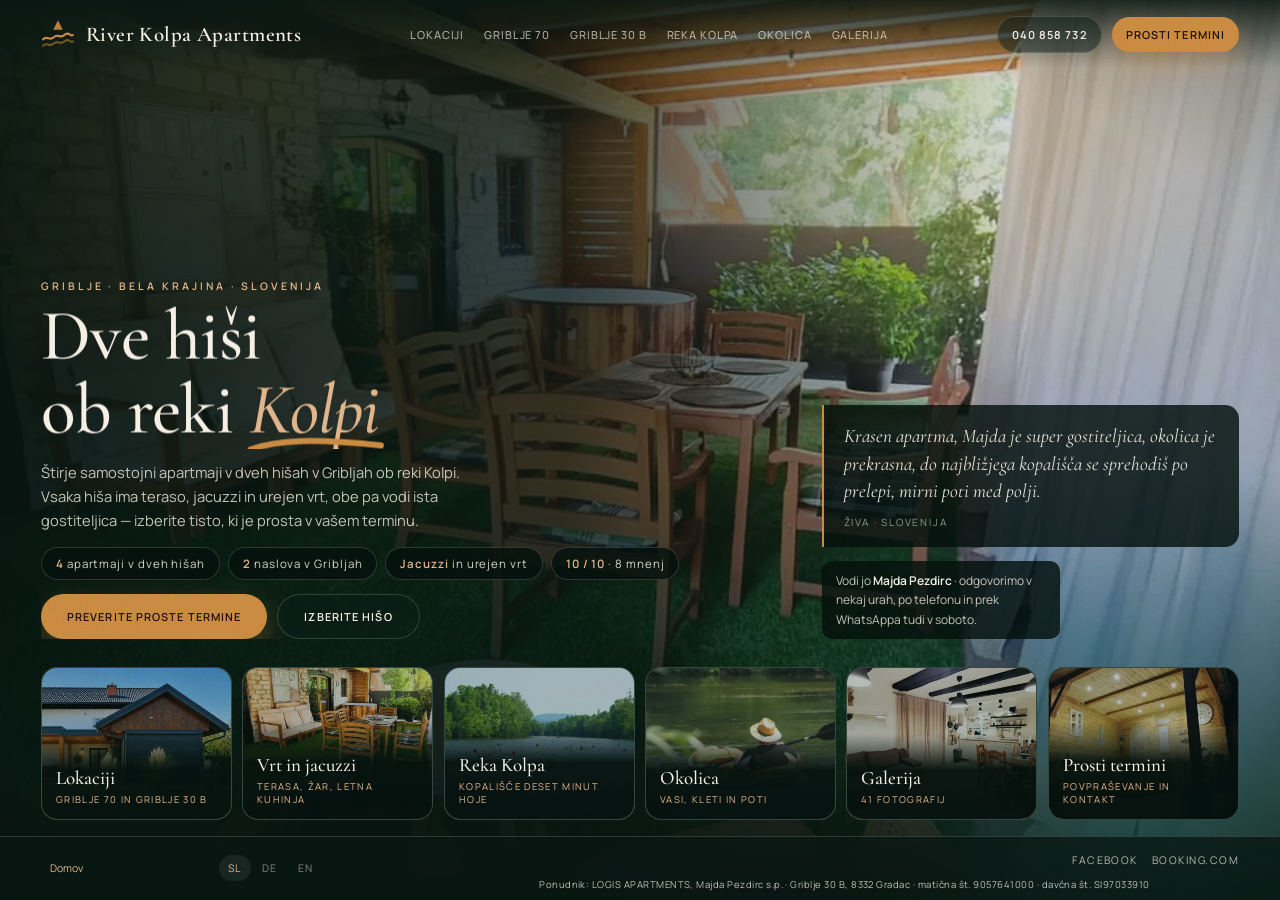
<file: index.html>
<!doctype html>
<html lang="sl">
<head>
<meta charset="utf-8">
<meta name="viewport" content="width=device-width,initial-scale=1,viewport-fit=cover">
<title>River Kolpa Apartments — štirje apartmaji v dveh hišah ob Kolpi, Griblje, Bela krajina</title>
<meta name="description" content="River Kolpa Apartments, Griblje pri Gradcu: dve prenovljeni hiši, vsaka z dvema samostojnima apartmajema. Griblje 70 in Griblje 30 b — terasi, jacuzzi, ograjen vrt in bližina naravnega kopališča na Kolpi. Brezplačen WiFi in parkirišče.">
<meta name="theme-color" content="#0f2a24">
<meta name="color-scheme" content="dark">
<link rel="preload" as="image" href="assets/terasa-studio.webp" fetchpriority="high">
<meta name="author" content="Majda Pezdirc">
<link rel="canonical" href="https://robertpezdirc8-prog.github.io/river-kolpa-apartments/">
<meta property="og:type" content="website">
<meta property="og:site_name" content="River Kolpa Apartments">
<meta property="og:locale" content="sl_SI">
<meta property="og:url" content="https://robertpezdirc8-prog.github.io/river-kolpa-apartments/">
<meta property="og:title" content="River Kolpa Apartments — dve hiši ob Kolpi v Gribljah">
<meta property="og:description" content="Štirje samostojni apartmaji v dveh hišah v Gribljah pri Gradcu: terasa, jacuzzi, letna kuhinja in urejen vrt.">
<meta property="og:image" content="https://robertpezdirc8-prog.github.io/river-kolpa-apartments/assets/og.jpg">
<meta property="og:image:width" content="1200">
<meta property="og:image:height" content="630">
<meta property="og:image:alt" content="Pokrita terasa z jedilno mizo in kotom za sprostitev">
<meta name="twitter:card" content="summary_large_image">
<meta name="twitter:title" content="River Kolpa Apartments — dve hiši ob Kolpi">
<meta name="twitter:description" content="Štirje apartmaji na dveh naslovih v Gribljah: terasa, jacuzzi, letna kuhinja in urejen vrt.">
<meta name="twitter:image" content="https://robertpezdirc8-prog.github.io/river-kolpa-apartments/assets/og.jpg">
<link rel="icon" href="data:image/svg+xml,%3Csvg xmlns='http://www.w3.org/2000/svg' viewBox='0 0 32 32'%3E%3Crect width='32' height='32' rx='7' fill='%230f2a24'/%3E%3Cpath d='M4 20c4-4 6 2 10-2s6 2 10-2 4 2 4 0' stroke='%23e0b287' stroke-width='2.4' fill='none' stroke-linecap='round'/%3E%3Cpath d='M4 26c4-4 6 2 10-2s6 2 10-2 4 2 4 0' stroke='%237f9b85' stroke-width='2.4' fill='none' stroke-linecap='round'/%3E%3C/svg%3E">
<link rel="preload" href="fonts/manrope-latin-938c6e80.woff2" as="font" type="font/woff2" crossorigin>
<link rel="preload" href="fonts/cormorant-garamond-latin-c47ff128.woff2" as="font" type="font/woff2" crossorigin>
<link rel="stylesheet" href="fonts.css">
<link rel="stylesheet" href="styles.css">
</head>
<body>
<a class="skip" href="#stage">Preskoči na vsebino</a>
<div class="grain" aria-hidden="true"></div>

<header class="topbar">
  <button class="brand" data-go="home" aria-label="River Kolpa Apartments — domov">
    <span class="brand-mark" aria-hidden="true">
      <svg viewBox="0 0 32 32" fill="none"><path d="M2 21c4-4 6 2 10-2s6 2 10-2 6 2 8 0" stroke="currentColor" stroke-width="2" stroke-linecap="round"/><path d="M2 27c4-4 6 2 10-2s6 2 10-2 6 2 8 0" stroke="currentColor" stroke-width="2" stroke-linecap="round" opacity=".5"/><path d="M16 3l4.5 9h-9L16 3z" fill="currentColor" opacity=".9"/></svg>
    </span>
    <span class="brand-txt"><b>River Kolpa Apartments</b><i>Griblje · Bela krajina</i></span>
  </button>

  <nav class="nav" id="nav" aria-label="Glavna navigacija"></nav>

  <div class="top-actions">
    <button class="back" id="back" aria-label="Nazaj na prejšnji pogled">
      <svg viewBox="0 0 24 24" fill="none" aria-hidden="true"><path d="M15 18l-6-6 6-6" stroke="currentColor" stroke-width="2" stroke-linecap="round" stroke-linejoin="round"/></svg>
      <span>Nazaj</span>
    </button>
    <a class="btn btn-ghost hide-sm" href="tel:+38640858732">040 858 732</a>
    <button class="btn btn-solid" data-go="booking">Prosti termini</button>
  </div>
</header>

<main id="stage" class="stage"></main>

<footer class="foot">
  <nav class="trail" id="trail" aria-label="Trenutna lokacija"></nav>
  <div class="langs" id="langs" role="group" aria-label="Jezik">
    <button type="button" data-jezik="sl" aria-pressed="true" aria-label="Slovenščina">SL</button>
    <button type="button" data-jezik="de" aria-pressed="false" aria-label="Deutsch">DE</button>
    <button type="button" data-jezik="en" aria-pressed="false" aria-label="English">EN</button>
  </div>
  <div class="foot-right">
    <a class="call" href="tel:+38640858732"><svg viewBox="0 0 24 24" fill="none" aria-hidden="true"><path d="M6 3h3l2 5-2.5 1.5a12 12 0 0 0 6 6L16 13l5 2v3a2 2 0 0 1-2.2 2A17 17 0 0 1 4 5.2 2 2 0 0 1 6 3z" stroke="currentColor" stroke-width="1.7" stroke-linejoin="round"/></svg>040 858 732</a>
    <span class="soc"><a href="https://www.facebook.com/p/RIVER-KOLPA-Apartment-Griblje-Bela-krajina-Slovenia-100063596405674/" target="_blank" rel="noopener">Facebook</a><a href="https://www.booking.com/hotel/si/holiday-house-kolpa.sl.html" target="_blank" rel="noopener">Booking.com</a></span>
    <span class="legal">Ponudnik: LOGIS APARTMENTS, Majda Pezdirc s.p. · Griblje 30 B, 8332 Gradac · matična št. 9057641000 · davčna št. SI97033910</span>
  </div>
</footer>

<p class="sr-only" id="live" aria-live="polite"></p>

<dialog class="lightbox" id="lightbox" aria-label="Fotografija v polni velikosti">
  <button class="lb-close" id="lbClose" aria-label="Zapri">&times;</button>
  <button class="lb-nav prev" id="lbPrev" aria-label="Prejšnja fotografija">&#8249;</button>
  <img id="lbImg" alt="">
  <button class="lb-nav next" id="lbNext" aria-label="Naslednja fotografija">&#8250;</button>
  <div class="lb-cap" id="lbCap"></div>
</dialog>

<script type="application/ld+json">
{"@context":"https://schema.org","@graph":[
{"@type":"LodgingBusiness","@id":"https://robertpezdirc8-prog.github.io/river-kolpa-apartments/#griblje-70",
"name":"River Kolpa Apartments — Griblje 70",
"description":"Prenovljena hiša z dvema samostojnima apartmajema ob reki Kolpi v Gribljah, Bela krajina. Apartma za 7 in studio za 5 oseb, skupen ograjen vrt s pergolo, letno kuhinjo in jacuzzijem; deset minut hoje do naravnega kopališča.",
"telephone":"+38640858732","email":"majda.pezdirc@gmail.com","numberOfRooms":2,"petsAllowed":true,
"image":"https://robertpezdirc8-prog.github.io/river-kolpa-apartments/assets/og.jpg","url":"https://robertpezdirc8-prog.github.io/river-kolpa-apartments/",
"sameAs":["https://www.facebook.com/p/RIVER-KOLPA-Apartment-Griblje-Bela-krajina-Slovenia-100063596405674/","https://www.booking.com/hotel/si/holiday-house-kolpa.sl.html"],
"address":{"@type":"PostalAddress","streetAddress":"Griblje 70","postalCode":"8332","addressLocality":"Gradac","addressRegion":"Črnomelj","addressCountry":"SI"},
"geo":{"@type":"GeoCoordinates","latitude":45.5735782,"longitude":15.295151},
"aggregateRating":{"@type":"AggregateRating","ratingValue":"10","reviewCount":8,"bestRating":"10","worstRating":"1"},
"amenityFeature":[
 {"@type":"LocationFeatureSpecification","name":"Brezplačen WiFi","value":true},
 {"@type":"LocationFeatureSpecification","name":"Brezplačno parkirišče","value":true},
 {"@type":"LocationFeatureSpecification","name":"Klimatska naprava","value":true},
 {"@type":"LocationFeatureSpecification","name":"Štedilnik na drva","value":true},
 {"@type":"LocationFeatureSpecification","name":"Popolnoma opremljena kuhinja","value":true},
 {"@type":"LocationFeatureSpecification","name":"Jacuzzi na vrtu","value":true},
 {"@type":"LocationFeatureSpecification","name":"Ograjen vrt in travnik","value":true}]},
{"@type":"LodgingBusiness","@id":"https://robertpezdirc8-prog.github.io/river-kolpa-apartments/#griblje-30b",
"name":"River Kolpa Apartments — Griblje 30 b",
"description":"Dva samostojna apartmaja v urejeni hiši v Gribljah pri Gradcu: kuhinja s pečico in štedilnikom, kopalnica s tušem in pralnim strojem, nadstrešena terasa z jacuzzijem in travnik z nogometnimi vrati.",
"telephone":"+38640858732","email":"majda.pezdirc@gmail.com","numberOfRooms":2,
"image":"https://robertpezdirc8-prog.github.io/river-kolpa-apartments/assets/zunanjost-30b.jpg","url":"https://robertpezdirc8-prog.github.io/river-kolpa-apartments/",
"address":{"@type":"PostalAddress","streetAddress":"Griblje 30 b","postalCode":"8332","addressLocality":"Gradac","addressRegion":"Črnomelj","addressCountry":"SI"},
"amenityFeature":[
 {"@type":"LocationFeatureSpecification","name":"Brezplačen WiFi","value":true},
 {"@type":"LocationFeatureSpecification","name":"Jacuzzi na terasi","value":true},
 {"@type":"LocationFeatureSpecification","name":"Ograjen travnik","value":true},
 {"@type":"LocationFeatureSpecification","name":"Kopalnica s tušem in pralnim strojem","value":true}]}
]}
</script>
<script src="app.js"></script>
<script src="jeziki.js"></script>
</body>
</html>
</file>
<file: fonts.css>
@font-face{font-family:"Cormorant Garamond";font-style:italic;font-weight:300 700;font-display:swap;src:url("fonts/cormorant-garamond-it-latin-ext-61d59919.woff2") format("woff2");unicode-range:U+0100-02BA, U+02BD-02C5, U+02C7-02CC, U+02CE-02D7, U+02DD-02FF, U+0304, U+0308, U+0329, U+1D00-1DBF, U+1E00-1E9F, U+1EF2-1EFF, U+2020, U+20A0-20AB, U+20AD-20C4, U+2113, U+2C60-2C7F, U+A720-A7FF;}
@font-face{font-family:"Cormorant Garamond";font-style:italic;font-weight:300 700;font-display:swap;src:url("fonts/cormorant-garamond-it-latin-3e2c4175.woff2") format("woff2");unicode-range:U+0000-00FF, U+0131, U+0152-0153, U+02BB-02BC, U+02C6, U+02DA, U+02DC, U+0304, U+0308, U+0329, U+2000-206F, U+20AC, U+2122, U+2191, U+2193, U+2212, U+2215, U+FEFF, U+FFFD;}
@font-face{font-family:"Cormorant Garamond";font-style:normal;font-weight:300 700;font-display:swap;src:url("fonts/cormorant-garamond-latin-ext-acc46a2a.woff2") format("woff2");unicode-range:U+0100-02BA, U+02BD-02C5, U+02C7-02CC, U+02CE-02D7, U+02DD-02FF, U+0304, U+0308, U+0329, U+1D00-1DBF, U+1E00-1E9F, U+1EF2-1EFF, U+2020, U+20A0-20AB, U+20AD-20C4, U+2113, U+2C60-2C7F, U+A720-A7FF;}
@font-face{font-family:"Cormorant Garamond";font-style:normal;font-weight:300 700;font-display:swap;src:url("fonts/cormorant-garamond-latin-c47ff128.woff2") format("woff2");unicode-range:U+0000-00FF, U+0131, U+0152-0153, U+02BB-02BC, U+02C6, U+02DA, U+02DC, U+0304, U+0308, U+0329, U+2000-206F, U+20AC, U+2122, U+2191, U+2193, U+2212, U+2215, U+FEFF, U+FFFD;}
@font-face{font-family:"Manrope";font-style:normal;font-weight:300 700;font-display:swap;src:url("fonts/manrope-latin-ext-6d36d5bd.woff2") format("woff2");unicode-range:U+0100-02BA, U+02BD-02C5, U+02C7-02CC, U+02CE-02D7, U+02DD-02FF, U+0304, U+0308, U+0329, U+1D00-1DBF, U+1E00-1E9F, U+1EF2-1EFF, U+2020, U+20A0-20AB, U+20AD-20C4, U+2113, U+2C60-2C7F, U+A720-A7FF;}
@font-face{font-family:"Manrope";font-style:normal;font-weight:300 700;font-display:swap;src:url("fonts/manrope-latin-938c6e80.woff2") format("woff2");unicode-range:U+0000-00FF, U+0131, U+0152-0153, U+02BB-02BC, U+02C6, U+02DA, U+02DC, U+0304, U+0308, U+0329, U+2000-206F, U+20AC, U+2122, U+2191, U+2193, U+2212, U+2215, U+FEFF, U+FFFD;}
</file>
<file: styles.css>
:root{
  --ink:#0b1d18;
  --forest:#0f2a24;
  --moss:#1d4438;
  --sage:#7f9b85;
  --wood:#c8873f;
  --wood-soft:#e0b287;
  --cream:#f5efe4;
  --paper:#fbf8f2;
  --line:rgba(245,239,228,.16);
  --scrim:rgba(4,16,13,.82);
  --text:rgba(245,239,228,.78);
  --muted:rgba(245,239,228,.52);
  --shadow:0 30px 80px rgba(4,14,11,.55);
  --ease:cubic-bezier(.22,.68,.24,1);
  --dur:.62s;
  --pad:clamp(18px,3.2vw,54px);
  --bar:52px;
}

*{box-sizing:border-box}
html,body{height:100%}
html{-webkit-text-size-adjust:100%;text-size-adjust:100%}
body{
  margin:0;overflow:hidden;background:var(--ink);color:var(--cream);
  font-family:"Manrope",system-ui,sans-serif;font-weight:400;
  -webkit-font-smoothing:antialiased;text-rendering:optimizeLegibility;
}
button,input,textarea,select{font:inherit;color:inherit}
a{color:inherit;text-decoration:none}
h1,h2,h3,h4{margin:0;font-family:"Cormorant Garamond",Georgia,serif;font-weight:500;line-height:1.02;letter-spacing:-.01em}
p,figure{margin:0}
img{display:block}
:focus-visible{outline:3px solid var(--wood-soft);outline-offset:3px;border-radius:8px}
.sr-only{position:absolute;width:1px;height:1px;margin:-1px;padding:0;overflow:hidden;clip:rect(0 0 0 0);white-space:nowrap;border:0}
.skip{position:fixed;top:calc(8px + env(safe-area-inset-top,0px));left:8px;z-index:90;padding:10px 16px;border-radius:10px;background:var(--cream);color:var(--ink);font-size:12px;letter-spacing:.1em;text-transform:uppercase;font-weight:600;transform:translateY(-160%);transition:transform .25s}
.skip:focus{transform:none}

.grain{
  position:fixed;inset:0;pointer-events:none;z-index:60;opacity:.3;mix-blend-mode:overlay;
  background-image:url("data:image/svg+xml,%3Csvg xmlns='http://www.w3.org/2000/svg' width='140' height='140'%3E%3Cfilter id='n'%3E%3CfeTurbulence type='fractalNoise' baseFrequency='.85' numOctaves='3'/%3E%3C/filter%3E%3Crect width='140' height='140' filter='url(%23n)' opacity='.5'/%3E%3C/svg%3E");
}

/* ── top bar ───────────────────────────────── */
.topbar{
  position:fixed;top:env(safe-area-inset-top,0px);left:0;right:0;z-index:40;height:68px;
  display:flex;align-items:center;justify-content:space-between;gap:18px;
  padding:0 var(--pad);
  background:linear-gradient(180deg,rgba(8,22,18,.86),rgba(8,22,18,0));
}
.brand{display:flex;align-items:center;gap:11px;background:none;border:0;cursor:pointer;padding:0}
.brand-mark{width:34px;height:34px;color:var(--wood);flex:none}
.brand-mark svg{width:100%;height:100%}
.brand-txt{display:flex;flex-direction:column;line-height:1;text-align:left}
.brand-txt b{font-family:"Cormorant Garamond",serif;font-weight:600;font-size:21px;letter-spacing:.02em}
.brand-txt i{font-style:normal;font-size:9.5px;letter-spacing:.22em;text-transform:uppercase;color:var(--sage);margin-top:4px}

.nav{display:flex;align-items:center;gap:2px}
/* "GRIBLJE 30 B" se je pri ozki vrsti prelomil na dve vrsti in je deloval kot odrezan seznam;
   pravilo postavitve je nikoli ne prelomiti — prostor naj raje vzame drsenje vrstice */
.nav button{
  background:none;border:0;cursor:pointer;padding:9px 14px;border-radius:999px;
  font-size:12.5px;letter-spacing:.13em;text-transform:uppercase;font-weight:500;
  white-space:nowrap;
  color:rgba(245,239,228,.66);transition:color .25s,background .25s;
}
.nav button:hover{color:var(--cream);background:rgba(245,239,228,.07)}
.nav button.on{color:var(--ink);background:var(--cream)}
/* vrstica, ki se konča sredi gumba, je videti kot okrnjen seznam. Rob zbledi, dokler je za
   njim kaj vsebine; ko pridemo do konca, se razred ugasne in zadnji gumb pokaže v celoti. */
.nav.ima-desno,.tabs.ima-desno{
  -webkit-mask-image:linear-gradient(90deg,#000 0,#000 calc(100% - 46px),transparent 100%);
  mask-image:linear-gradient(90deg,#000 0,#000 calc(100% - 46px),transparent 100%)}
.nav.ima-levo,.tabs.ima-levo{
  -webkit-mask-image:linear-gradient(90deg,transparent 0,#000 46px,#000 100%);
  mask-image:linear-gradient(90deg,transparent 0,#000 46px,#000 100%)}
.nav.ima-levo.ima-desno,.tabs.ima-levo.ima-desno{
  -webkit-mask-image:linear-gradient(90deg,transparent 0,#000 46px,#000 calc(100% - 46px),transparent 100%);
  mask-image:linear-gradient(90deg,transparent 0,#000 46px,#000 calc(100% - 46px),transparent 100%)}

.top-actions{display:flex;align-items:center;gap:10px}
.btn{
  border:0;cursor:pointer;border-radius:999px;padding:11px 20px;
  font-size:12px;letter-spacing:.14em;text-transform:uppercase;font-weight:600;
  transition:transform .3s var(--ease),box-shadow .3s var(--ease),background .25s,color .25s;
}
.btn:hover{transform:translateY(-2px)}
.btn-solid{background:var(--wood);color:#1a0f04;box-shadow:0 10px 26px rgba(200,135,63,.3)}
.btn-solid:hover{background:var(--wood-soft)}
.btn-ghost{background:rgba(11,29,24,.5);border:1px solid var(--line);color:var(--cream)}
.btn-ghost:hover{border-color:var(--cream)}

.back{
  display:none;align-items:center;gap:7px;cursor:pointer;
  background:rgba(11,29,24,.6);border:1px solid var(--line);color:var(--cream);
  border-radius:999px;padding:9px 17px 9px 12px;
  font-size:11.5px;letter-spacing:.16em;text-transform:uppercase;font-weight:600;
  backdrop-filter:blur(14px);transition:border-color .3s var(--ease);
}
.back svg{width:17px;height:17px}
.back.show{display:flex;animation:chipIn .4s var(--ease)}
.back:hover{border-color:var(--cream)}
@keyframes chipIn{from{opacity:0;transform:translateY(-7px)}to{opacity:1;transform:none}}

/* ─ sled globine v spodnji vrstici ───────────── */
.foot{
  position:fixed;left:0;right:0;bottom:env(safe-area-inset-bottom,0px);z-index:35;height:var(--bar);
  display:flex;align-items:center;justify-content:space-between;gap:18px;
  padding:0 var(--pad);
  background:rgba(8,22,18,.78);backdrop-filter:blur(12px);border-top:1px solid var(--line);
  font-size:10.5px;letter-spacing:.14em;text-transform:uppercase;
}
.trail{display:flex;align-items:center;gap:4px;min-width:0}
.trail button{
  background:none;border:0;cursor:pointer;padding:5px 9px;border-radius:999px;
  font:inherit;color:var(--sage);transition:color .25s,background .25s;
}
.trail button:hover:not(:disabled){color:var(--cream);background:rgba(245,239,228,.08)}
.trail button[aria-current="page"]{color:var(--wood-soft)}
.trail button:disabled{cursor:default}
.trail span{color:rgba(245,239,228,.28)}
/* Jezik je izbira celote strani, ne enega pogleda — zato stoji v nogi, ki je priklopljena
   na vsebino in jo ResizeObserver meri skupaj z njo. V glavi bi izgubil enovrstično
   postavitev, ki je izmerjena do pixela. */
.langs{display:flex;align-items:center;gap:2px;flex:none}
.langs button{
  background:none;border:0;cursor:pointer;font:inherit;color:rgba(245,239,228,.5);
  padding:6px 9px;border-radius:999px;letter-spacing:.14em;
  transition:color .25s,background .25s;
}
.langs button:hover{color:var(--cream);background:rgba(245,239,228,.08)}
.langs button[aria-pressed="true"]{color:var(--wood-soft);background:rgba(245,239,228,.07)}
.foot-right{display:flex;align-items:center;gap:18px;min-width:0;color:rgba(245,239,228,.38)}
.call{display:none;align-items:center;gap:8px;flex:none;padding:9px 15px;border:1px solid var(--line);border-radius:999px;
  font-size:11.5px;letter-spacing:.1em;text-transform:uppercase;font-weight:600;color:var(--cream);transition:border-color .3s}
.call:hover{border-color:var(--wood-soft)}
.call svg{width:15px;height:15px;color:var(--wood)}
/* Pravni podatek ne sme nikoli izginiti za tripičjem: če ne ustre v vrstico, se prelomi,
   ne skrajša. Višino zavihane vrstice vseeno izmeri observer in jo prenese v --fb. */
.foot-right .legal{white-space:normal;text-align:right;color:rgba(245,239,228,.76)}
.soc{display:flex;gap:14px;flex:none}
.soc a{color:rgba(245,239,228,.72);padding:7px 0;transition:color .25s}
.soc a:hover{color:var(--wood-soft)}

/* ── stage / globina ───────────────────────── */
.stage{position:fixed;inset:0}
.view{
  /* Odmik od glave se računa iz njene dejanske višine, ki jo izmeri ResizeObserver — stalna
     vrednost je vedno le tolikšna, kolikor je glava tik pred prelomom, zato jo vsaka sprememba
     menija premakne pod glavo in vsebina uide pod njo. */
  position:absolute;inset:0;padding:calc(var(--tb,84px) + 16px) var(--pad) calc(var(--bar) + 14px);
  display:flex;flex-direction:column;overflow:hidden;
  transform-origin:50% 46%;will-change:transform,opacity,filter;
  transition:transform var(--dur) var(--ease),opacity var(--dur) var(--ease),filter var(--dur) var(--ease);
}
.view[aria-hidden="true"]{pointer-events:none}
.view.is-in{transform:none;opacity:1;filter:none}
.view.is-behind{transform:scale(.86);opacity:0;filter:blur(14px)}
.view.is-ahead{transform:scale(1.14);opacity:0;filter:blur(16px)}
.col{flex:1;min-height:0;display:flex;flex-direction:column}

.eyebrow{font-size:10.5px;letter-spacing:.28em;text-transform:uppercase;color:var(--wood-soft);font-weight:600}
.lede{font-size:clamp(14px,1.15vw,16.5px);line-height:1.62;color:var(--text);max-width:48ch}
.big{font-size:clamp(38px,5.6vw,86px);line-height:.94}
.mid{font-size:clamp(28px,3.3vw,48px)}
h1:focus-visible,h2:focus-visible{outline-offset:10px}
.fineprint{font-size:12px;line-height:1.6;color:var(--muted);margin-top:18px;max-width:46ch}

/* ── domov ─────────────────────────────────── */
.hero{position:absolute;inset:0;z-index:-1;overflow:hidden}
.hero img{width:100%;height:100%;object-fit:cover;animation:drift 26s ease-in-out infinite alternate}
@keyframes drift{from{transform:scale(1.04) translate3d(0,0,0)}to{transform:scale(1.13) translate3d(-1.6%,-1.4%,0)}}
.hero::after{
  content:"";position:absolute;inset:0;
  background:linear-gradient(90deg,rgba(6,20,16,.95) 0%,rgba(6,20,16,.8) 44%,rgba(6,20,16,.2) 80%),
             linear-gradient(0deg,rgba(6,20,16,.94),transparent 48%);
}
.home-grid{display:grid;grid-template-rows:minmax(0,1fr) auto;gap:clamp(16px,2.2vw,30px);flex:1;min-height:0;align-items:stretch;padding-bottom:2px}
.home-top{display:grid;grid-template-columns:minmax(0,1.28fr) minmax(0,.72fr);gap:clamp(20px,3vw,54px);align-items:end;min-height:0}
.home-title{min-height:0;max-height:100%;overflow:auto;scrollbar-width:thin}
.home-title h1{margin:14px 0 16px}
.home-title h1 em{font-style:italic;color:var(--wood-soft)}
.chips{display:flex;flex-wrap:wrap;gap:8px;margin-top:20px}
.chip{border:1px solid var(--line);border-radius:999px;padding:8px 14px;font-size:11.5px;letter-spacing:.08em;color:rgba(245,239,228,.86);background:var(--scrim)}
.chip b{color:var(--wood-soft);font-weight:600}
.cta-row{display:flex;flex-wrap:wrap;gap:10px;margin-top:20px}
.cta-row .btn{padding:14px 26px}
.home-aside{display:flex;flex-direction:column;gap:14px;align-items:flex-start}
.hosted{font-size:12px;line-height:1.6;color:var(--text);max-width:34ch;background:var(--scrim);padding:10px 14px;border-radius:10px}
.hosted b{color:var(--cream);font-weight:600}

.quote{margin:0;padding:18px 20px;border-left:2px solid var(--wood);background:var(--scrim);border-radius:0 14px 14px 0}
.quote blockquote{margin:0;font-family:"Cormorant Garamond",serif;font-style:italic;font-size:clamp(16px,1.5vw,21px);line-height:1.42;color:rgba(245,239,228,.92)}
.quote figcaption{margin-top:10px;font-size:10px;letter-spacing:.18em;text-transform:uppercase;color:var(--sage)}

.doors{display:grid;grid-template-columns:repeat(6,minmax(0,1fr));gap:10px;flex:none}
.door{
  position:relative;overflow:hidden;cursor:pointer;border:1px solid var(--line);border-radius:16px;
  background:#0d241e;height:clamp(132px,21vh,214px);padding:0;text-align:left;
  transition:border-color .35s,transform .5s var(--ease);
}
.door:hover{border-color:rgba(245,239,228,.42);transform:translateY(-4px)}
.door img{position:absolute;inset:0;width:100%;height:100%;object-fit:cover;opacity:.55;transition:opacity .5s,transform 1.1s var(--ease)}
.door:hover img{opacity:.75;transform:scale(1.08)}
/* Napis je en sam pas pod sliko, zato ga tarče na neposrednega otroka: besedilne vrste,
   ki jih razbije prevajalni slovar, smejo imeti svoj span brez lastne postavitve. */
.door > span{position:absolute;inset:auto 0 0 0;padding:32px 14px 13px;display:flex;flex-direction:column;justify-content:flex-end;gap:4px;
  background:linear-gradient(0deg,rgba(4,16,13,.98) 22%,rgba(4,16,13,.95) 58%,transparent)}
.door b{font-family:"Cormorant Garamond",serif;font-size:21px;font-weight:500}
.door i{font-style:normal;font-size:9.5px;letter-spacing:.14em;text-transform:uppercase;color:var(--wood-soft)}
.door::after{content:"→";position:absolute;top:12px;right:14px;font-size:16px;opacity:0;transform:translateX(-8px);transition:all .45s var(--ease);color:var(--wood-soft)}
.door:hover::after{opacity:1;transform:none}

/* ── razdeljeni pogled ─────────────────────── */
.split{display:grid;grid-template-columns:minmax(0,1.02fr) minmax(0,1fr);grid-template-rows:minmax(0,1fr);gap:clamp(22px,3.4vw,56px);flex:1;min-height:0;align-items:center}
.figure{position:relative;border-radius:20px;overflow:hidden;box-shadow:var(--shadow);height:100%;min-height:0}
.figure img{width:100%;height:100%;object-fit:cover;transition:transform 1.4s var(--ease)}
.figure:hover img{transform:scale(1.045)}
.figure figcaption{
  position:absolute;left:0;right:0;bottom:0;padding:40px 18px 16px;font-size:11.5px;letter-spacing:.14em;text-transform:uppercase;
  background:linear-gradient(0deg,rgba(4,16,13,.97) 40%,rgba(4,16,13,.9) 62%,transparent);color:rgba(245,239,228,.94)
}
.stack{display:grid;grid-template-rows:1.35fr 1fr;gap:12px;height:100%;min-height:0}

.copy{min-height:0;max-height:100%;overflow:auto;scrollbar-width:thin}
.copy h2{margin:14px 0 18px}
.facts{display:grid;grid-template-columns:repeat(2,minmax(0,1fr));gap:2px;margin-top:26px;border-top:1px solid var(--line)}
.fact{padding:15px 4px 15px 0;border-bottom:1px solid var(--line)}
.fact b{display:block;font-family:"Cormorant Garamond",serif;font-size:31px;font-weight:500;color:var(--wood-soft);line-height:1}
.fact span{display:block;font-size:11px;letter-spacing:.15em;text-transform:uppercase;color:var(--muted);margin-top:7px}

/* ── apartmaja ─────────────────────────────── */
.units-wrap{display:flex;flex-direction:column;flex:1;min-height:0;overflow:hidden}
.unitcols{display:grid;grid-template-columns:repeat(2,minmax(0,1fr));grid-auto-rows:max-content;gap:14px;margin-top:16px;flex:1;min-height:0;overflow:auto;scrollbar-width:thin;align-content:start}
.unit{position:relative;border:1px solid var(--line);border-radius:20px;overflow:hidden;background:#0d241e;display:grid;grid-template-rows:minmax(0,150px) auto;min-height:0}
.unit>img{width:100%;height:100%;object-fit:cover}
/* kartici brez napisa sta videti kot ista enota — napis pove, kaj gledaš */
.unit-cap{position:absolute;top:12px;left:12px;z-index:2;padding:6px 12px;border-radius:999px;
  background:var(--scrim);backdrop-filter:blur(6px);border:1px solid var(--line);
  font-size:9px;letter-spacing:.16em;text-transform:uppercase;color:var(--cream)}
.unit-body{padding:clamp(14px,1.5vw,22px);min-height:0}
.unit-body h3{font-size:clamp(21px,2vw,28px)}
.unit-meta{font-size:10px;letter-spacing:.18em;text-transform:uppercase;color:var(--wood-soft);margin:7px 0 12px}
.unit dl{margin:0;display:grid;border-top:1px solid var(--line)}
.unit dl>div{display:grid;grid-template-columns:minmax(0,.4fr) minmax(0,1fr);gap:14px;padding:9px 0;border-bottom:1px solid var(--line)}
.unit dt{font-size:10px;letter-spacing:.15em;text-transform:uppercase;color:var(--muted);padding-top:3px}
.unit dd{margin:0;font-size:13px;line-height:1.5;color:var(--text)}

.amenbar{display:grid;grid-template-columns:repeat(5,minmax(0,1fr));gap:7px 20px;margin-top:14px;flex:none;padding-top:12px;border-top:1px solid var(--line)}
.amenbar div{display:flex;align-items:center;gap:8px;font-size:12px;line-height:1.3;color:var(--text)}
.amenbar svg{width:16px;height:16px;flex:none;color:var(--wood)}

/* ── reka ──────────────────────────────────── */
.rivergrid{display:grid;grid-template-columns:repeat(2,minmax(0,1fr));grid-template-rows:repeat(2,minmax(0,1fr));gap:10px;height:100%;min-height:0}
.rivergrid img{width:100%;height:100%;object-fit:cover;border-radius:16px;border:1px solid var(--line);transition:transform 1.2s var(--ease)}
.rivergrid img:hover{transform:scale(1.04)}

/* ── okolica ───────────────────────────────── */
.strip{display:grid;grid-auto-flow:column;grid-auto-columns:minmax(0,1fr);gap:12px;flex:1;min-height:0;margin-top:22px}
.card{
  position:relative;overflow:hidden;border-radius:16px;border:1px solid var(--line);
  padding:0;cursor:pointer;background:#0d241e;text-align:left;
}
.card img{position:absolute;inset:0;width:100%;height:100%;object-fit:cover;opacity:.55;transition:transform 1.2s var(--ease),opacity .5s}
.card:hover img{transform:scale(1.07);opacity:.72}
.card div{position:absolute;inset:auto 0 0 0;padding:44px 17px 18px;background:linear-gradient(0deg,rgba(4,16,13,.98) 26%,rgba(4,16,13,.95) 62%,transparent)}
.card h3{font-size:23px;margin-bottom:6px}
.card p{font-size:12.5px;line-height:1.5;color:rgba(245,239,228,.78)}
.card i{position:absolute;top:13px;left:15px;font-style:normal;display:flex;align-items:center;gap:7px;font-size:10px;letter-spacing:.2em;text-transform:uppercase;color:var(--wood-soft);background:var(--scrim);padding:6px 12px 6px 9px;border-radius:999px}
.card i svg{width:14px;height:14px;flex:none}

/* ── galerija ──────────────────────────────── */
.gal-head{display:flex;justify-content:space-between;align-items:flex-end;gap:22px;flex-wrap:wrap}
.tabs{display:flex;gap:6px;flex-wrap:wrap}
.tab{
  background:rgba(245,239,228,.05);border:1px solid var(--line);border-radius:999px;cursor:pointer;
  padding:8px 15px;font-size:10.5px;letter-spacing:.15em;text-transform:uppercase;font-weight:600;color:var(--muted);
  transition:color .25s,background .25s,border-color .25s;
}
.tab:hover{color:var(--cream);border-color:rgba(245,239,228,.4)}
.tab.on{color:var(--ink);background:var(--cream);border-color:var(--cream)}
.gal{display:flex;flex-wrap:wrap;align-content:flex-start;gap:10px;flex:1;min-height:0;overflow:auto;scrollbar-width:thin;margin-top:20px}
.gal button{position:relative;flex:0 0 auto;border:1px solid var(--line);border-radius:12px;overflow:hidden;background:#0d241e;cursor:zoom-in;padding:0;min-height:0}
.gal button img{width:100%;height:100%;object-fit:cover;transition:transform .9s var(--ease),opacity .4s;opacity:.88}
.gal button:hover img{transform:scale(1.07);opacity:1}
.gal button::after{content:"";position:absolute;inset:0;background:radial-gradient(circle at 50% 120%,rgba(200,135,63,.28),transparent 60%);opacity:0;transition:opacity .5s}
.gal button:hover::after{opacity:1}

/* ── rezervacija ───────────────────────────── */
.book{display:grid;grid-template-columns:minmax(0,.95fr) minmax(0,1.05fr);grid-template-rows:minmax(0,1fr);gap:clamp(22px,3.6vw,54px);flex:1;min-height:0;align-items:stretch}
.side{display:flex;flex-direction:column;gap:14px;min-height:0;overflow:auto;scrollbar-width:thin}
.contact-list{display:flex;flex-direction:column;gap:2px;margin-top:26px}
.contact-list a{display:flex;align-items:center;gap:14px;padding:12px 2px;border-bottom:1px solid var(--line);font-size:14.5px;transition:padding-left .35s var(--ease),color .3s}
.contact-list a:hover{padding-left:10px;color:var(--wood-soft)}
.contact-list svg{width:17px;height:17px;color:var(--wood);flex:none}
.contact-list small{margin-left:auto;font-size:10.5px;letter-spacing:.14em;text-transform:uppercase;color:var(--muted)}

.score{display:grid;grid-template-columns:auto minmax(0,1fr);gap:22px;align-items:center;margin-top:20px;padding-top:16px;border-top:1px solid var(--line)}
.score-num b{display:block;font-family:"Cormorant Garamond",serif;font-size:52px;font-weight:500;color:var(--wood-soft);line-height:.9}
.score-num > span{display:block;font-size:10.5px;letter-spacing:.16em;text-transform:uppercase;color:var(--muted);margin-top:8px}
.subs{list-style:none;margin:0;padding:0;display:grid;grid-template-columns:repeat(2,minmax(0,1fr));gap:1px 18px}
.subs li{display:flex;justify-content:space-between;gap:10px;padding:6px 0;border-bottom:1px solid var(--line);font-size:11.5px;letter-spacing:.04em;color:var(--muted)}
.subs li b{color:var(--cream);font-weight:600}
.quotes{display:grid;gap:10px;margin-top:20px}
.quotes .quote{padding:14px 16px}
.quotes .quote blockquote{font-size:15px;line-height:1.45}

.form{background:rgba(13,36,30,.72);border:1px solid var(--line);border-radius:20px;padding:clamp(20px,2.4vw,34px);backdrop-filter:blur(12px);flex:none}
.form h3{font-size:27px;margin-bottom:6px}
.form p.note{font-size:12px;line-height:1.55;color:var(--muted);margin-bottom:20px}
.fgrid{display:grid;grid-template-columns:1fr 1fr;gap:12px}
label{display:flex;flex-direction:column;gap:7px;font-size:10.5px;letter-spacing:.16em;text-transform:uppercase;color:var(--muted)}
input,textarea,select{
  background:rgba(6,20,16,.6);border:1px solid var(--line);border-radius:11px;padding:12px 14px;
  font-size:14px;letter-spacing:0;text-transform:none;font-family:inherit;width:100%;min-width:0;transition:border-color .3s,background .3s;
}
input:focus,textarea:focus,select:focus{border-color:var(--wood);background:rgba(6,20,16,.9)}
input:focus:not(:focus-visible),textarea:focus:not(:focus-visible),select:focus:not(:focus-visible){outline:0}
textarea{resize:none;min-height:74px}
.submit-row{display:grid;grid-template-columns:1fr 1fr;gap:10px;margin-top:16px}
.err{margin-top:12px;font-size:12.5px;color:#f0b3a0;text-transform:none;letter-spacing:0}

.acc{display:grid;gap:10px;flex:none}
.acc details{border:1px solid var(--line);border-radius:14px;background:rgba(13,36,30,.5);padding:0 clamp(16px,1.6vw,22px)}
.acc summary{cursor:pointer;padding:15px 0;font-size:10.5px;letter-spacing:.18em;text-transform:uppercase;font-weight:600;color:var(--cream);list-style:none;display:flex;justify-content:space-between;align-items:center;gap:12px}
.acc summary::-webkit-details-marker{display:none}
.acc summary::after{content:"+";font-size:18px;color:var(--wood-soft);line-height:1}
.acc details[open] summary::after{content:"–"}
.acc-g{padding-bottom:16px}
.acc-g h4{font-size:16px;margin:4px 0 8px;color:var(--wood-soft)}
.acc-g ul{margin:0;padding-left:16px;display:grid;gap:6px}
.acc-g li,.acc-g p{font-size:13px;line-height:1.6;color:var(--text)}
.acc-g p{margin:0}
.acc-g+ .acc-g{padding-top:4px}

/* ── lightbox ──────────────────────────────── */
.lightbox{position:fixed;inset:0;width:100%;height:100%;max-width:none;max-height:none;margin:0;padding:0;border:0;overflow:hidden;
  background:rgba(4,14,11,.95);color:var(--cream);display:grid;place-items:center;backdrop-filter:blur(18px);animation:fade .4s var(--ease)}
.lightbox:not([open]){display:none}
.lightbox::backdrop{background:rgba(4,14,11,.55)}
.lightbox[open]{animation:fade .4s var(--ease)}
@keyframes fade{from{opacity:0}to{opacity:1}}
.lightbox img{max-width:88vw;max-height:80vh;max-height:80dvh;object-fit:contain;border-radius:10px;box-shadow:var(--shadow)}
.lb-close{position:absolute;top:20px;right:26px;background:none;border:0;color:var(--cream);font-size:34px;cursor:pointer;line-height:1;opacity:.7}
.lb-close:hover{opacity:1}
.lb-nav{position:absolute;top:50%;transform:translateY(-50%);background:rgba(245,239,228,.08);border:1px solid var(--line);color:var(--cream);width:48px;height:48px;border-radius:999px;font-size:26px;cursor:pointer;display:grid;place-items:center;line-height:1}
.lb-nav:hover{background:rgba(245,239,228,.18)}
.lb-nav.prev{left:22px}.lb-nav.next{right:22px}
.lb-cap{position:absolute;bottom:calc(26px + env(safe-area-inset-bottom,0px));font-size:11px;letter-spacing:.18em;text-transform:uppercase;color:rgba(245,239,228,.6)}

/* ── dve hiši: pregled lokacij, kartica hiše, prehodi med njima ── */
.tabsets{display:flex;flex-direction:column;gap:8px;align-items:flex-end}
.gal-empty{margin:22px 0 0;padding:18px 20px;border:1px dashed var(--line);border-radius:14px;
  align-items:center;justify-content:space-between;gap:16px;flex-wrap:wrap}
.gal-empty:not([hidden]){display:flex}
.gal-empty p{margin:0;font-size:14px;line-height:1.55;color:var(--text)}

.places{display:grid;grid-template-columns:repeat(2,minmax(0,1fr));gap:14px;margin-top:18px;flex:1;min-height:0;
  overflow:auto;scrollbar-width:thin;align-content:start;grid-auto-rows:max-content}
/* Postopek je enak kot pri .unitcols: vrsta brez spodnje meje se skrči na toliko, kolikor ji ostane
   prostora, zato se je fotografija stisnila na 46 px in kartica je bila videti odrezana.
   Vrstica naj ima vsaj svoj minimum. */
.place{position:relative;display:grid;grid-template-rows:minmax(150px,196px) auto;border:1px solid var(--line);
  border-radius:20px;overflow:hidden;background:#0d241e}
.place>img{width:100%;height:100%;object-fit:cover;transition:transform 1.4s var(--ease)}
.place:hover>img{transform:scale(1.04)}
.place-body{padding:clamp(15px,1.6vw,23px);display:flex;flex-direction:column}
.place-kicker{font-size:10px;letter-spacing:.2em;text-transform:uppercase;color:var(--wood-soft);font-weight:600}
.place-body h3{font-size:clamp(20px,2vw,27px);margin:9px 0 0}
.place-meta{font-size:10px;letter-spacing:.16em;text-transform:uppercase;color:var(--muted);margin:8px 0 12px}
.place-lede{font-size:13.5px;line-height:1.6;color:var(--text);margin:0}
.place-facts{margin-top:18px}
.place-cta{display:flex;gap:9px;flex-wrap:wrap;margin-top:18px}

.placegrid{display:grid;grid-template-columns:repeat(6,minmax(0,1fr));gap:11px;margin-top:16px;
  flex:1;min-height:0;overflow:auto;scrollbar-width:thin;align-content:start}
.ph{position:relative;margin:0;aspect-ratio:4/3;border:1px solid var(--line);border-radius:16px;overflow:hidden;background:#0d241e}
.ph img{width:100%;height:100%;object-fit:cover;transition:transform 1.2s var(--ease)}
.ph:hover img{transform:scale(1.05)}
/* napis leži nad svetlimi posteljami in belimi stene, zato mora biti podlaga temna tudi
   tam, kjer prehod še ne seže — sicer je besedilo neberljivo ravno na najsvetlejši sliki */
.ph figcaption{position:absolute;inset:auto 0 0 0;padding:26px 12px 11px;font-size:10.5px;line-height:1.35;
  color:var(--cream);text-shadow:0 1px 6px rgba(4,16,13,.9);
  background:linear-gradient(0deg,rgba(4,16,13,.96) 38%,rgba(4,16,13,.72) 72%,transparent)}

.xlink{display:flex;gap:9px;flex-wrap:wrap;margin-top:14px;padding-top:14px;border-top:1px solid var(--line);flex:none}

/* ── odzivnost ─────────────────────────────── */
@media (max-width:1400px){
  .doors{grid-template-columns:repeat(6,minmax(0,1fr))}
  .door{height:clamp(120px,17vh,180px)}
  .door b{font-size:19px}
}
@media (max-width:1080px){
  .hide-sm{display:none}
  .home-top{grid-template-columns:minmax(0,1fr)}
  .home-aside{display:none}
  .amenbar{grid-template-columns:repeat(3,minmax(0,1fr))}
  .placegrid{grid-template-columns:repeat(3,minmax(0,1fr))}
}
/* Identifikacija ponudnika v nogi ne sme biti okrajšana s tripičjem: pod to širino gre v svojo
   vrstico, kot na telefonu. Višino zavihane vrstice prevzame --fb, ki ga izmeri ResizeObserver,
   zato vsebina pod njo ne uide izven zaslona.
   Meja je izmerjena: nad 1470 px pravni stavek skupaj s telefonom in družabnimi povezavami še
   zleze v eno vrstico, pod njo pa bi se moral ali prelomiti sredi identifikacije, ali pa bi ga
   CSS okrajšal. Pravnega podatka ne režemo. */
@media (max-width:1470px) and (min-width:901px){
  .foot{height:auto;padding:9px var(--pad);gap:6px}
  .foot-right{flex-wrap:wrap;justify-content:flex-end;gap:4px 12px}
  .foot-right .legal{flex:1 0 100%;order:3;display:block;white-space:normal;overflow:visible;
    text-align:center;font-size:9.5px;letter-spacing:.05em;text-transform:none;line-height:1.4}
  .view{padding-bottom:calc(var(--fb,52px) + 14px)}
}
/* Do te širine se ime ponudnika, šest postavk menija in dejanja ne zmorejo več v eno vrsto,
   tudi če jih zgostiš — zato gre meni pod imenom v svojo vrstico, kot na telefonu. Brez tega
   se "GRIBLJE 30 B" prelomi na dve vrsti in vrstica je videti odrezana.
   Meja ni izbrana na pamet: pri 1240 px ima enovrstična zgoščena glava 46 px rezerve, pri
   1190 px bi bila rezerva nič — ena daljša pot nazaj ali črka več v imenu bi meni prelomila. */
@media (max-width:1239px){
  .topbar{height:auto;flex-wrap:wrap;padding:8px var(--pad) 0;
    background:linear-gradient(180deg,rgba(8,22,18,.98) 55%,rgba(8,22,18,.94) 88%,rgba(8,22,18,0) 100%)}
  /* Negativni rob raztegne drsno vrsto čez cel zaslon, da se gumbi ne režejo pred robom,
     notranji rob pa ohrani enak odmik kot preostala vsebina. */
  .nav{order:3;flex:0 0 calc(100% + var(--pad) * 2);margin:0 calc(var(--pad) * -1);
    display:flex;flex-wrap:nowrap;align-items:center;overflow-x:auto;justify-content:flex-start;
    gap:6px;padding:8px var(--pad) 10px;scrollbar-width:none;-webkit-overflow-scrolling:touch}
  .nav::-webkit-scrollbar{display:none}
  .nav button{flex:none;padding:10px 13px;font-size:10.5px;letter-spacing:.12em}
}
/* Nad 1239 px glava ostane enovrstična, a zgoščena: brez podnapisa in z manjšimi gumbi.
   Zgoščevanje se konča šele tam, kjer ima tudi polna glava štirideset px rezerve — pri 1441 px
   bi bila brez njega rezerva le 12 px. */
@media (min-width:1240px) and (max-width:1470px){
  .brand-txt i{display:none}
  .nav{gap:0}
  .nav button{padding:8px 10px;font-size:11px;letter-spacing:.08em}
  .btn{padding:10px 14px;font-size:11px;letter-spacing:.1em}
  .back{padding:10px 12px 10px 9px;font-size:11px;letter-spacing:.1em}
}
@media (max-width:900px){
  /* Glava in drsna menjska vrstica sta postavljeni že v bloku do 1239 px. Tukaj ostanejo večji
     gumbi za prst in zamenjava za --tb (170 px), ki jo ResizeObserver takoj nadomesti z izmerjeno
     višino zavihane glave. */
  .btn{padding:12px 16px}
  .back{padding:10px 15px 10px 11px}
  .trail button{padding:9px 10px}
  .soc a{padding:11px 2px}
  .tab{padding:15px 16px;font-size:11px;min-height:44px}
  /* Stikalo za jezik je na telefonu edini gumb, ki ga mora najti vsak tuj gost — enaka meja
     za prst kot pri meniju, sicer ostane 30 px visek. */
  .langs button{display:inline-flex;align-items:center;justify-content:center;min-height:44px;
    padding:0 12px;font-size:11px}
  /* Drsenje po menuju je na telefonu najpogostejši gib, a gumbi so iz pasu za namizni meni podedovali
     34 px — najmanjši cilj na strani. Vsi ostali gumbi so že prilagojeni prstu, zato se jim mora
     pripeti še meni; min-height deluje samo skupaj z notranjo poravnavo, sicer besedilo obtiči zgoraj. */
  .nav button{display:inline-flex;align-items:center;justify-content:center;min-height:44px;
    padding:0 14px;font-size:11px}
  .view{overflow-y:auto;overscroll-behavior:contain;-webkit-overflow-scrolling:touch;
    padding-top:calc(var(--tb,170px) + 12px);padding-bottom:calc(var(--fb,68px) + 16px + env(safe-area-inset-bottom,0px))}
  .copy,.units-wrap,.side,.home-title,.unit-body,.unitcols,.gal{overflow:visible;max-height:none}
  .home-grid,.split,.book,.unitcols{grid-template-columns:1fr}
  .home-grid,.split,.book,.strip,.gal,.units-wrap,.unitcols,.col{flex:0 0 auto;min-height:auto}
  .home-top,.split,.book{align-items:start}
  .home-grid{grid-template-rows:auto auto}
  .home-title{overflow:visible}
  .doors{grid-template-columns:repeat(2,minmax(0,1fr))}
  .door{height:clamp(112px,29vw,164px)}
  .stack{grid-template-rows:1fr 1fr;min-height:420px}
  .split{grid-template-rows:auto auto}
  .rivergrid{min-height:340px}
  .strip{grid-auto-flow:row;grid-auto-columns:auto;grid-template-rows:repeat(4,minmax(0,200px))}
  .amenbar{grid-template-columns:repeat(2,minmax(0,1fr))}
  .score{grid-template-columns:1fr}
  .submit-row{grid-template-columns:1fr}
  .foot{height:auto;padding:8px var(--pad);flex-wrap:wrap;gap:6px}
  /* identifikacija ponudnika mora ostati vidna tudi na telefonu; v eni vrstici z velikimi
     tiskanimi črkami ni čitljiva, zato gre v svojo vrstico in na male črke */
  .foot-right{flex-wrap:wrap;justify-content:flex-end;gap:4px 12px}
  .foot-right .legal{flex:1 0 100%;order:3;display:block;white-space:normal;overflow:visible;
    text-align:center;font-size:8px;letter-spacing:.04em;text-transform:none;line-height:1.4}
  .foot .call{display:flex;padding:9px 14px}
  .soc a{padding:8px 2px}
  .trail{flex-wrap:wrap}
  input,select,textarea{font-size:16px}
  label{font-size:11px}
  .eyebrow{font-size:11px}
  /* prva vrstica vrstice mora ostati ena sama: podnaslov in velika pisava jo prelomita */
  .brand-txt i{display:none}
  .brand-txt b{font-size:18px}
  .topbar{gap:10px}
  .top-actions{gap:8px}
  .door i{font-size:10px}
  .chip{font-size:12px}
  .unit dt{font-size:10.5px}
  .unit-meta{font-size:10.5px}
  .unit dd{font-size:13.5px;line-height:1.55}
  .quote figcaption{font-size:10.5px}
  .fact span{font-size:11px}
  .contact-list small{font-size:11px}
  .score-num > span{font-size:11px}
  .acc summary{font-size:11px}
  .amenbar div{font-size:12.5px}
  .card p{font-size:13px}
  .card i{font-size:10.5px}
  .fineprint{font-size:12.5px}
  .hosted{font-size:12.5px}
  /* na telefonu se vsebina ne reže v notranje drsenje — kartici gresta ena pod drugo,
     sicer bi bila druga hiša nevidna, dokler je bralec ne poišče v ozkem okvirju */
  .places,.placegrid{flex:none;min-height:auto;overflow:visible;max-height:none}
  .places{grid-template-columns:1fr}
  .placegrid{grid-template-columns:repeat(2,minmax(0,1fr))}
  .tabsets{align-items:stretch;width:100%;gap:8px}
  /* dve vrsti filtrov se v gumbih prelomita v štiri in pojedeta tretjino zaslona;
       ena sama drsna vrstica za dimenzijo je enak dogovor kot pri glavnem meniju */
  .tabs{flex-wrap:nowrap;overflow-x:auto;scrollbar-width:none;-webkit-overflow-scrolling:touch;
    margin:0 calc(var(--pad) * -1);padding:0 var(--pad)}
  .tabs::-webkit-scrollbar{display:none}
  .tab{flex:none;padding:13px 14px}
  .xlink .btn{flex:1 1 auto}
}
@media (max-width:600px){
  .topbar{padding:8px var(--pad) 0}
  /* ime ostane valoven znak: besedilo, NAZAJ in PROSTI TERMINI se v eno vrstico
     ne izidejo niti na 360 px, prelomljena vrstica pa je pojedla tretjino zaslona */
  .brand-txt{display:none}
  .top-actions{order:2;justify-content:flex-end;gap:8px}
  .btn{padding:12px 15px}
  /* drobtinico na telefonu nadomesti gumb NAZAJ v zgornji vrstici */
  .trail{display:none}
  .nav{padding-top:8px;padding-bottom:9px;gap:5px}
  .nav button{padding:10px 12px;font-size:10px}
  .trail button{padding:8px 9px}
  .soc a{padding:9px 2px}
}
/* najozji telefoni (320 px): besedilo NAZAJ in poln gumb potisneta dejanja v drugo
   vrstico, ikona brez napisa pa vrstico ohrani celo */
@media (max-width:340px){
  .back span{display:none}
  .back{padding:10px 12px}
  .btn{padding:11px 13px;font-size:11px;letter-spacing:.1em}
}
@media (max-width:420px){
  .fgrid{grid-template-columns:1fr}
}
@media (max-height:430px) and (max-width:900px){
  .brand-txt{display:none}
  .top-actions{order:1;width:auto;justify-content:flex-end}
  .nav{width:100%;overflow-x:auto;flex-wrap:nowrap;justify-content:flex-start;scrollbar-width:none}
}
@media (max-height:720px){
  .big{font-size:clamp(30px,4.4vw,48px)}
  .facts,.amenbar{margin-top:14px}
  .fact{padding:9px 0}
  .fact b{font-size:23px}
  .door{height:clamp(108px,19vh,150px)}
  .unit{grid-template-rows:minmax(0,118px) auto}
  .unit dl>div{padding:7px 0}
  .unit dd{font-size:12.5px;line-height:1.45}
}
@media (max-height:860px) and (min-width:901px){
  .doors{grid-template-columns:repeat(6,minmax(0,1fr))}
  .door{height:clamp(96px,15.5vh,128px)}
  .door b{font-size:19px}
  .home-title h1{margin:10px 0 12px}
  .chips,.cta-row{margin-top:14px}
  .lede{font-size:13.5px;line-height:1.55}
  .quote{padding:14px 18px}
}
@media (prefers-reduced-motion:reduce){
  *{animation:none!important;transition-duration:.01ms!important}
}

/* ══ ambienca, globina, koreografija ═══════════
   Dodano v tretji krog: sloji svetlobe, prahu in
   gibanja. Vse je dekorativno in pod `pointer-events:none`. */

.view > :not(.hero):not(.amb){position:relative;z-index:1}

.amb{position:absolute;inset:0;z-index:-1;pointer-events:none;overflow:hidden}
.amb > *{position:absolute}

.glow{border-radius:50%;filter:blur(64px);mix-blend-mode:screen}
.glow-a{width:44vw;height:44vw;left:-9vw;top:-15vw;background:radial-gradient(circle,rgba(255,197,112,.44),rgba(255,197,112,0) 66%);animation:gdrift 38s ease-in-out infinite alternate}
.glow-b{width:50vw;height:50vw;right:-14vw;bottom:-19vw;background:radial-gradient(circle,rgba(74,190,168,.34),rgba(74,190,168,0) 68%);animation:gdrift 46s -14s ease-in-out infinite alternate-reverse}
@keyframes gdrift{from{transform:translate3d(0,0,0) scale(1)}to{transform:translate3d(5.5vw,4.5vh,0) scale(1.18)}}

.rays{inset:0;transform-origin:62% 6%;mix-blend-mode:screen;opacity:.6;
  background:repeating-conic-gradient(from 0deg at 62% 6%,rgba(255,216,150,.14) 0deg 2.3deg,transparent 2.3deg 11deg);
  -webkit-mask-image:radial-gradient(72% 66% at 62% 6%,#000 0%,rgba(0,0,0,.35) 42%,transparent 74%);
  mask-image:radial-gradient(72% 66% at 62% 6%,#000 0%,rgba(0,0,0,.35) 42%,transparent 74%);
  animation:rayturn 210s linear infinite}
@keyframes rayturn{to{transform:rotate(360deg)}}

.mote{width:3px;height:3px;border-radius:50%;opacity:0;
  background:rgba(255,229,178,.95);box-shadow:0 0 9px 2px rgba(255,199,120,.5);
  animation:mote var(--t,26s) linear var(--dl,0s) infinite}
@keyframes mote{
  0%{opacity:0;transform:translate3d(0,0,0) scale(.5)}
  14%{opacity:var(--o,.7)}
  55%{opacity:calc(var(--o,.7)*.35)}
  86%{opacity:var(--o,.7)}
  100%{opacity:0;transform:translate3d(var(--x,4vw),var(--y,-46vh),0) scale(1.15)}
}

.vig{inset:0;background:radial-gradient(120% 92% at 50% 44%,transparent 42%,rgba(4,14,11,.5) 84%,rgba(4,14,11,.86) 100%)}

/* ── domov: večslojna fotografija ────────────── */
.hero{transform:translate3d(calc(var(--px,0)*-13px),calc(var(--py,0)*-9px),0);transition:transform .7s cubic-bezier(.16,.84,.24,1)}
.hero::before{content:"";position:absolute;inset:0;z-index:2;mix-blend-mode:screen;pointer-events:none;
  background:radial-gradient(46% 40% at 74% 16%,rgba(255,206,138,.3),transparent 68%);animation:breathe 17s ease-in-out infinite alternate}
@keyframes breathe{from{opacity:.5}to{opacity:1}}
.hero img{position:absolute;inset:0;opacity:0;filter:saturate(1.07) contrast(1.04)}
.hero img.on{opacity:1;animation:shot 36s ease-in-out infinite}
.hero img.off1{animation:shot 36s 12s ease-in-out infinite}
.hero img.off2{animation:shot 36s 24s ease-in-out infinite}
@keyframes shot{
  0%{opacity:0;transform:scale(1.06)}
  6%{opacity:1}
  30%{opacity:1}
  39%{opacity:0}
  100%{opacity:0;transform:scale(1.16)}
}
.hero img.lead{animation:heroIn 2.1s var(--ease) both,shot 36s ease-in-out infinite}
@keyframes heroIn{from{opacity:0;transform:scale(1.13)}to{opacity:1;transform:scale(1.06)}}

/* ── razkrivanje vsebine ─────────────────────── */
[data-rv]{--d:0ms}
.view.is-in [data-rv]{animation:rvIn .9s var(--ease) var(--d) both}
@keyframes rvIn{from{opacity:0;transform:translate3d(0,17px,0)}to{opacity:1;transform:none}}

.mask{display:block;overflow:hidden;padding-bottom:.08em}
.view.is-in .mask > span{animation:rvLine 1.15s var(--ease) var(--d) both}
@keyframes rvLine{from{transform:translate3d(0,112%,0)}to{transform:none}}

.uline{position:relative;display:inline-block}
.uline svg{position:absolute;left:-1%;bottom:-.16em;width:104%;height:.3em;overflow:visible;pointer-events:none}
.uline path{fill:none;stroke:var(--wood);stroke-width:6;stroke-linecap:round;vector-effect:non-scaling-stroke;stroke-dasharray:100;stroke-dashoffset:0}
.view.is-in .uline path{animation:draw 1.5s .62s var(--ease) both}
@keyframes draw{from{stroke-dashoffset:100}to{stroke-dashoffset:0}}

/* ── ploščice: mosaic, sijaj, nagib ──────────── */
@media (min-width:1401px){.doors{grid-template-columns:1.5fr repeat(5,minmax(0,1fr))}}
.door{--rx:0deg;--ry:0deg;--ty:0px;transform-style:preserve-3d;
  transform:perspective(920px) rotateX(var(--rx)) rotateY(var(--ry)) translate3d(0,var(--ty),0);
  transition:border-color .35s,transform .55s var(--ease),box-shadow .55s var(--ease)}
.door:hover{--ty:-7px;border-color:rgba(245,239,228,.5);box-shadow:0 26px 46px rgba(3,12,9,.6)}
.door img{opacity:.68}
.door:hover img{opacity:.9}
.door::before{content:"";position:absolute;inset:0;z-index:3;pointer-events:none;transform:translateX(-125%);
  background:linear-gradient(105deg,transparent 33%,rgba(255,238,205,.24) 48%,transparent 63%);
  transition:transform 1s var(--ease)}
.door:hover::before{transform:translateX(125%)}
.door > span{z-index:2}
.door::after{z-index:4}

/* ── gumbi: sijaj ────────────────────────────── */
.btn{position:relative;overflow:hidden;isolation:isolate}
.btn::after{content:"";position:absolute;inset:0;z-index:-1;transform:translateX(-125%);
  background:linear-gradient(105deg,transparent 34%,rgba(255,255,255,.34) 50%,transparent 66%);
  transition:transform .85s var(--ease)}
.btn:hover::after{transform:translateX(125%)}
.btn-solid{box-shadow:0 12px 30px rgba(200,135,63,.36)}
.btn-solid:hover{box-shadow:0 18px 44px rgba(224,178,135,.46)}

/* ── reka: caustics ──────────────────────────── */
.cauc{position:absolute;inset:-22%;pointer-events:none;z-index:2;mix-blend-mode:soft-light;opacity:.55;
  background:repeating-linear-gradient(74deg,rgba(255,255,255,.2) 0 2px,transparent 2px 17px),
             repeating-linear-gradient(103deg,rgba(150,255,232,.15) 0 3px,transparent 3px 24px);
  animation:cauc 21s linear infinite}
@keyframes cauc{from{transform:translate3d(0,0,0)}to{transform:translate3d(-7%,4.5%,0)}}

/* ── mirovanje izven aktivnega pogleda ───────── */
.view:not(.is-in) .amb *,.view:not(.is-in) .hero img,.view:not(.is-in) .cauc{animation-play-state:paused}

/* ── zaslonski pripomočki ────────────────────── */
@media (hover:none){.door::before,.btn::after{display:none}}
@media (max-width:900px){.rays{opacity:.4}.glow{filter:blur(46px)}.mote{display:none}}
.mask > span{display:block}
.rivergrid{position:relative;overflow:hidden}
.amb{inset:-3%;transform:translate3d(calc(var(--px,0)*17px),calc(var(--py,0)*11px),0);transition:transform .8s cubic-bezier(.16,.84,.24,1)}
/* ambienca se na domu umakni iz področja besedila */
.view[data-view="home"] .amb{
  -webkit-mask-image:linear-gradient(100deg,transparent 4%,rgba(0,0,0,.5) 32%,#000 60%);
  mask-image:linear-gradient(100deg,transparent 4%,rgba(0,0,0,.5) 32%,#000 60%)}
.rays{opacity:.34}
.glow-a{opacity:.8}

/* ── brez drsenja: eno mnenje, izmenjujoče se ── */
.quotes{display:grid;gap:0}
.quotes .quote{grid-area:1/1;animation:qcycle 18s var(--ease) infinite}
.quotes .quote + .quote{opacity:0}
.quotes .quote:nth-child(2){animation-delay:9s}
@keyframes qcycle{
  0%{opacity:0;transform:translate3d(0,10px,0)}
  6%{opacity:1;transform:none}
  44%{opacity:1;transform:none}
  50%{opacity:0;transform:translate3d(0,-8px,0)}
  100%{opacity:0;transform:translate3d(0,-8px,0)}
}

/* ── drsniki naj ne bodo vidni, a vsebina ostane dosegljiva ── */
@media (min-width:901px){
  .copy,.side,.units-wrap,.unitcols,.home-title{scrollbar-width:none}
  .copy::-webkit-scrollbar,.side::-webkit-scrollbar,.units-wrap::-webkit-scrollbar,
  .unitcols::-webkit-scrollbar,.home-title::-webkit-scrollbar{width:0;height:0}
  .contact-list a{padding-right:8px}
}

/* ── nizki zasloni: vsebina se stisne, da ne rabi drsenja ── */
@media (max-height:830px) and (min-width:901px){
  .book .lede,.split .lede{font-size:13.5px;line-height:1.5}
  .contact-list{margin-top:14px}
  .contact-list a{padding-top:7px;padding-bottom:7px}
  .score{margin-top:12px;padding-top:10px}
  .quotes{margin-top:12px}
  .quote{padding:12px 16px}
  .quote blockquote{font-size:14px}
  .form{padding:16px 20px}
  .form p.note{margin-bottom:12px;font-size:11.5px}
  .fgrid{gap:9px}
  textarea{min-height:52px}
  .submit-row{margin-top:12px}
  .acc details{padding:0 14px}
  .acc summary{padding:10px 0}
  .unit-body{padding:12px 14px}
  .unit dl>div{padding:6px 0}
}
@media (max-height:830px) and (min-width:901px){
  .unit{grid-template-rows:minmax(0,104px) auto}
  .unit-body h3{font-size:22px}
  .unit-meta{margin:5px 0 9px}
  .amenbar{margin-top:10px;padding-top:9px}
  .facts{margin-top:16px}
  .fact{padding:10px 0}
  .fact b{font-size:26px}
  .fineprint{margin-top:12px}
  .cta-row{margin-top:14px}
}
@media (max-height:830px) and (min-width:901px){
  /* Na kratkem zaslonu se odšteje samo rob nad glavo, ne pa tudi višine glave: pravila do 1239 px
     jo zavihajo v dve vrsti (119 px), stalnih 74 px pa je vsebino potisnilo pod njo. */
  .view{padding-top:calc(var(--tb,68px) + 6px)}
  .fact{padding:8px 0}
}
/* na prenosnikih se prikazna tipografija zloži, da stran ne rabi drsenja */
@media (max-height:830px) and (min-width:901px){
  .big{font-size:clamp(32px,4.3vw,58px);line-height:.96}
  .mid{font-size:clamp(25px,2.7vw,38px)}
  .copy h2{margin:10px 0 14px}
  .home-title h1{margin:10px 0 12px}
  .chips{margin-top:14px}
  .cta-row .btn{padding:12px 22px}
  .lede{font-size:13.5px;line-height:1.52}
}
@media (max-height:720px) and (min-width:901px){
  .big{font-size:clamp(28px,3.8vw,46px)}
  .mid{font-size:clamp(22px,2.4vw,32px)}
}
@media (max-height:830px) and (min-width:901px){
  .home-grid{gap:clamp(12px,1.4vw,18px)}
  .chips,.cta-row{margin-top:12px}
}
/* mehkejši žarki: redkejši, širši, brez učinkova pavčine */
.rays{opacity:.26;background:repeating-conic-gradient(from 0deg at 62% 6%,rgba(255,216,150,.1) 0deg 5.5deg,transparent 5.5deg 26deg)}

/* na visokih zaslonih se rezervacija usede na sredino, da ne ostane prazno dno */
@media (min-height:960px) and (min-width:901px){
  .book,.split{align-items:center}
  .book .copy,.book .side{max-height:none}
}

/* žarki nad ravnim ozadjem se berejo kot črtice — jih zamegli in umiri */
.rays{filter:blur(9px)}
.view:not([data-view="home"]):not([data-view="garden"]):not([data-view="river"]) .rays{opacity:.12}

/* pri 900 px višini se zadnja vrstica dotika robov — rahlo stisnemo ritem */
@media (min-width:901px) and (max-height:940px){
  .home-title h1{margin:10px 0 12px}
  .copy h2{margin:10px 0 14px}
  .chips,.cta-row{margin-top:14px}
  .facts{margin-top:20px}
  .fact{padding:11px 4px 11px 0}
  .fact b{font-size:27px}
}
/* ozek zaslon: najdlje dve sliki v vrsti, razpored še vedno dela JS — vrstice ostanejo do roba polne */
@media (max-width:640px){
  .gal{--gal-cap:2}
}
</file>
